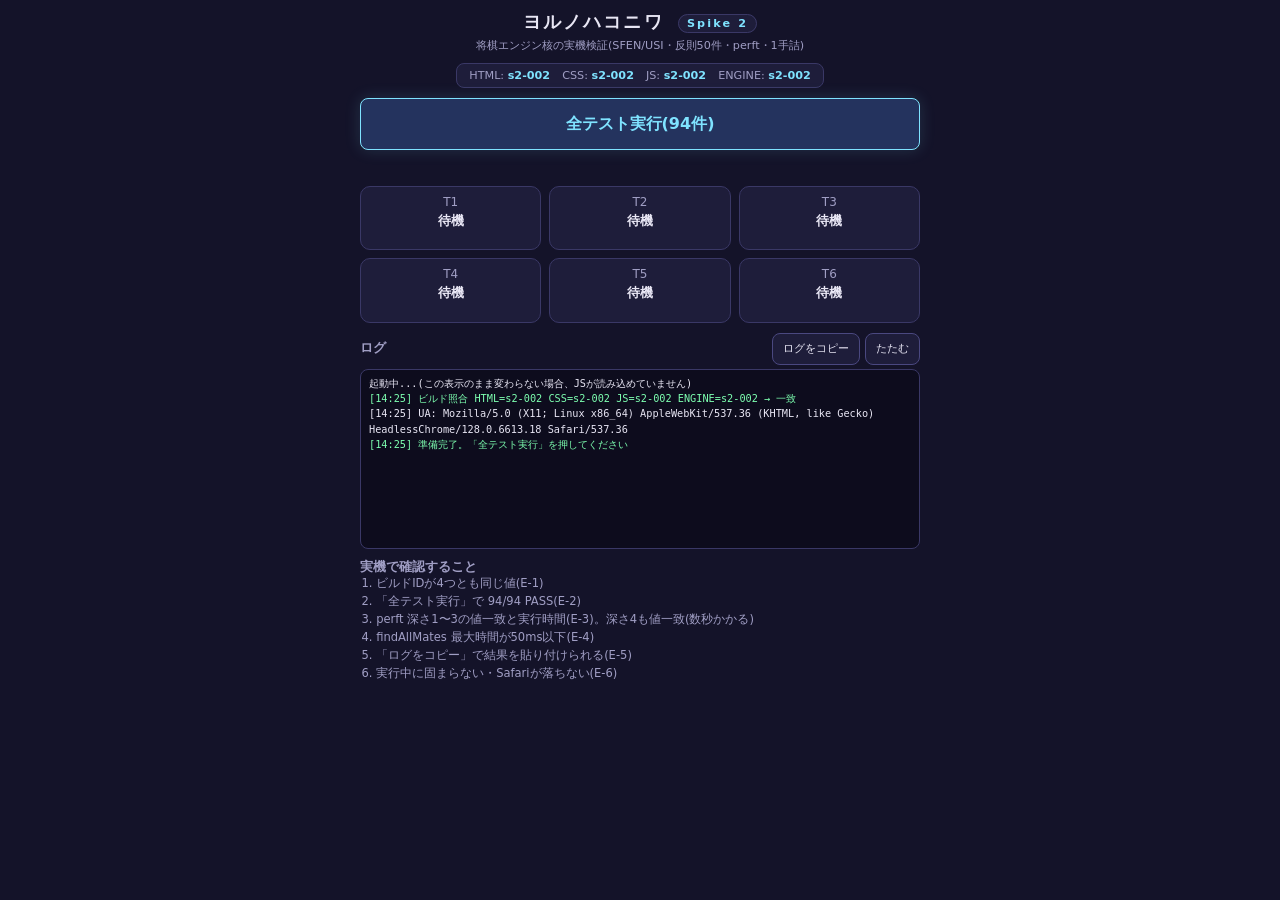
<file: index.html>
<!DOCTYPE html>
<html lang="ja">
<head>
<meta charset="UTF-8">
<meta name="viewport" content="width=device-width, initial-scale=1.0, maximum-scale=1.0, user-scalable=no, viewport-fit=cover">
<meta name="apple-mobile-web-app-capable" content="yes">
<meta name="apple-mobile-web-app-title" content="ヨルノハコニワ検証">
<meta name="apple-mobile-web-app-status-bar-style" content="black-translucent">
<meta name="format-detection" content="telephone=no">
<title>ヨルノハコニワ Spike 2 - エンジン実機検証</title>

<!-- キャッシュ対策: 全アセットに ?v=ビルドID。HTML/CSS/runner/engineの4箇所のIDを起動時に照合し、
     不一致なら赤色警告(Spike 1で実証済みの方式を継承)。デプロイ時はREADME記載の7箇所を更新 -->
<script>window.BUILD_HTML = 's2-002';</script>
<link rel="stylesheet" href="style.css?v=s2-002">
<script src="engine.js?v=s2-002" defer></script>
<script src="runner.js?v=s2-002" defer></script>
</head>
<body>

<header class="top">
  <h1>ヨルノハコニワ <span class="spike-tag">Spike 2</span></h1>
  <p class="sub">将棋エンジン核の実機検証(SFEN/USI・反則50件・perft・1手詰)</p>
</header>

<div id="cache-warning" class="cache-warning hidden">
  ⚠️ 古いファイルが混在しています(ビルドID不一致)。再読み込みしてください。
</div>

<div class="build-bar">
  <span>HTML: <b id="build-html">?</b></span>
  <span>CSS: <b id="build-css">?</b></span>
  <span>JS: <b id="build-js">?</b></span>
  <span>ENGINE: <b id="build-engine">?</b></span>
  <span id="css-build-probe" aria-hidden="true"></span>
</div>

<main>
  <button id="run-all" type="button" class="primary">全テスト実行(94件)</button>
  <div id="summary" class="summary"></div>

  <div id="suites" class="suites"></div>

  <section class="debug">
    <div class="debug-head">
      <h2>ログ</h2>
      <div>
        <button id="btn-copy-log" type="button">ログをコピー</button>
        <button id="btn-toggle-log" type="button">たたむ</button>
      </div>
    </div>
    <div id="log" class="log" aria-live="polite"><div>起動中...(この表示のまま変わらない場合、JSが読み込めていません)</div></div>
  </section>

  <section class="notes">
    <h2>実機で確認すること</h2>
    <ol>
      <li>ビルドIDが4つとも同じ値(E-1)</li>
      <li>「全テスト実行」で 94/94 PASS(E-2)</li>
      <li>perft 深さ1〜3の値一致と実行時間(E-3)。深さ4も値一致(数秒かかる)</li>
      <li>findAllMates 最大時間が50ms以下(E-4)</li>
      <li>「ログをコピー」で結果を貼り付けられる(E-5)</li>
      <li>実行中に固まらない・Safariが落ちない(E-6)</li>
    </ol>
  </section>
</main>

</body>
</html>
</file>
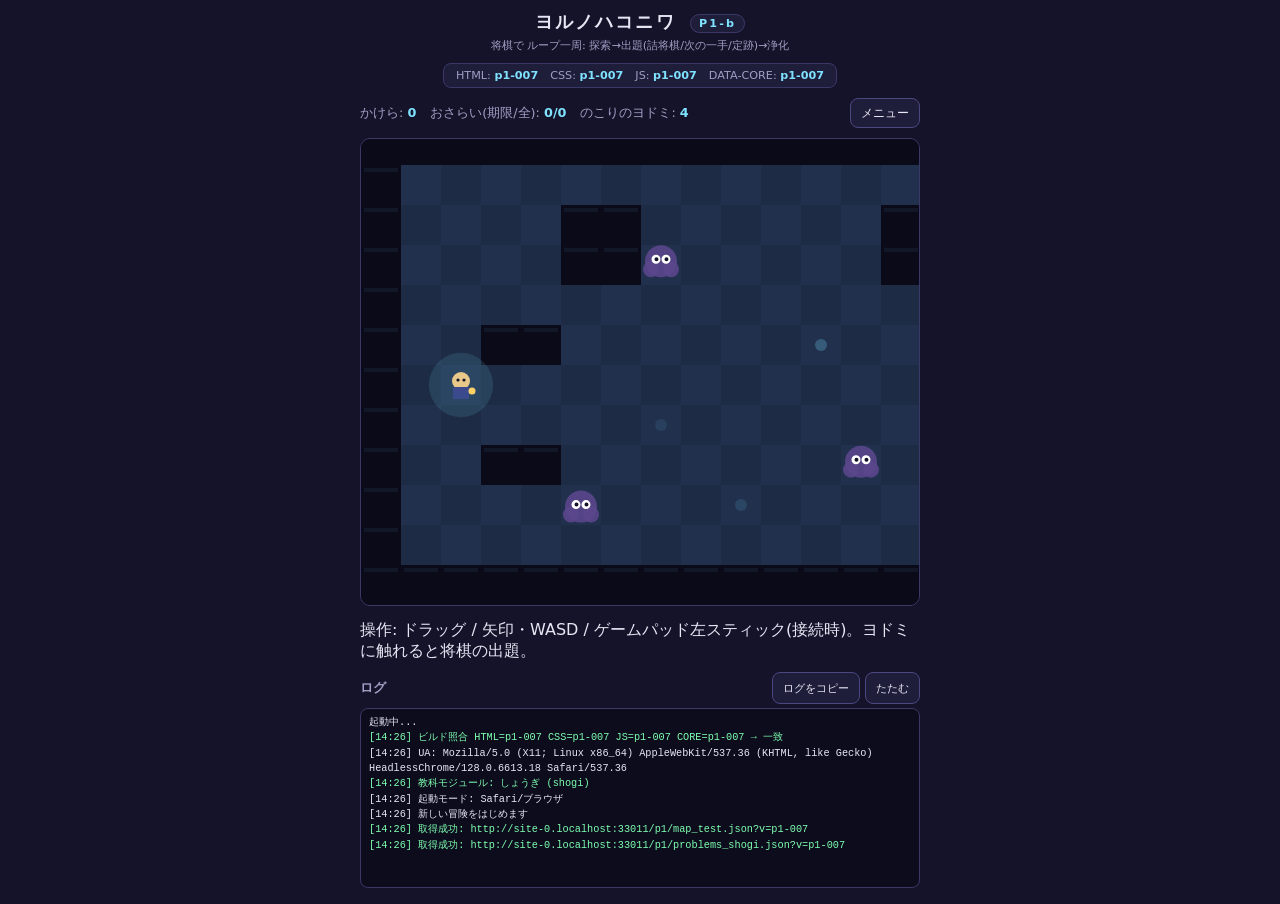
<file: p1/index.html>
<!DOCTYPE html>
<html lang="ja">
<head>
<meta charset="UTF-8">
<meta name="viewport" content="width=device-width, initial-scale=1.0, maximum-scale=1.0, user-scalable=no, viewport-fit=cover">
<meta name="apple-mobile-web-app-capable" content="yes">
<meta name="apple-mobile-web-app-title" content="ヨルノハコニワ">
<meta name="apple-mobile-web-app-status-bar-style" content="black-translucent">
<title>ヨルノハコニワ P1-b - 将棋モジュール接続</title>
<script>window.BUILD_HTML = 'p1-007'; window.SUBJECT_ID = 'shogi';</script>
<link rel="stylesheet" href="style.css?v=p1-007">
<script src="core_data.js?v=p1-007" defer></script>
<script src="input_audio.js?v=p1-007" defer></script>
<script src="world_encounter.js?v=p1-007" defer></script>
<script src="save_core.js?v=p1-007" defer></script>
<script src="engine.js?v=p1-007" defer></script>
<script src="widget.js?v=p1-007" defer></script>
<script src="subject.js?v=p1-007" defer></script>
<script src="boot.js?v=p1-007" defer></script>
</head>
<body>

<header class="top">
  <h1>ヨルノハコニワ <span class="spike-tag">P1-b</span></h1>
  <p class="sub">将棋で ループ一周: 探索→出題(詰将棋/次の一手/定跡)→浄化</p>
</header>

<div id="cache-warning" class="cache-warning hidden">⚠️ ビルドID不一致。再読み込みしてください。</div>
<div class="build-bar">
  <span>HTML: <b id="build-html">?</b></span>
  <span>CSS: <b id="build-css">?</b></span>
  <span>JS: <b id="build-js">?</b></span>
  <span>DATA-CORE: <b id="build-core">?</b></span>
  <span id="css-build-probe" aria-hidden="true"></span>
</div>

<main>
  <div class="hud">
    <span>かけら: <b id="hud-gold">0</b></span>
    <span>おさらい(期限/全): <b id="hud-review">0/0</b></span>
    <span>のこりのヨドミ: <b id="hud-left">-</b></span>
    <button id="btn-menu" type="button" class="mini">メニュー</button>
  </div>

  <div class="field-wrap">
    <canvas id="field" class="stage"></canvas>
    <div id="enc-overlay" class="enc-overlay hidden"></div>
    <div id="clear-banner" class="clear-banner hidden">✨ テストマップ クリア! ✨<br><span class="small">P1-a ループ一周(探索→出題→判定→報酬→復習→セーブ)完了</span></div>
  </div>
  <p class="hint">操作: ドラッグ / 矢印・WASD / ゲームパッド左スティック(接続時)。ヨドミに触れると将棋の出題。</p>

  <div id="menu-panel" class="panel hidden">
    <h2>セーブ(スキーマv1・CRC32つき)</h2>
    <div class="btn-row">
      <button id="btn-export" type="button">書き出し(コピー)</button>
      <button id="btn-reset" type="button">はじめから</button>
    </div>
    <textarea id="import-text" rows="3" placeholder="書き出したセーブを貼り付け"></textarea>
    <button id="btn-import" type="button">読み込み</button>
  </div>

  <section class="debug">
    <div class="debug-head">
      <h2>ログ</h2>
      <div>
        <button id="btn-copy-log" type="button">ログをコピー</button>
        <button id="btn-toggle-log" type="button">たたむ</button>
      </div>
    </div>
    <div id="log" class="log"><div>起動中...</div></div>
  </section>
</main>
</body>
</html>
</file>
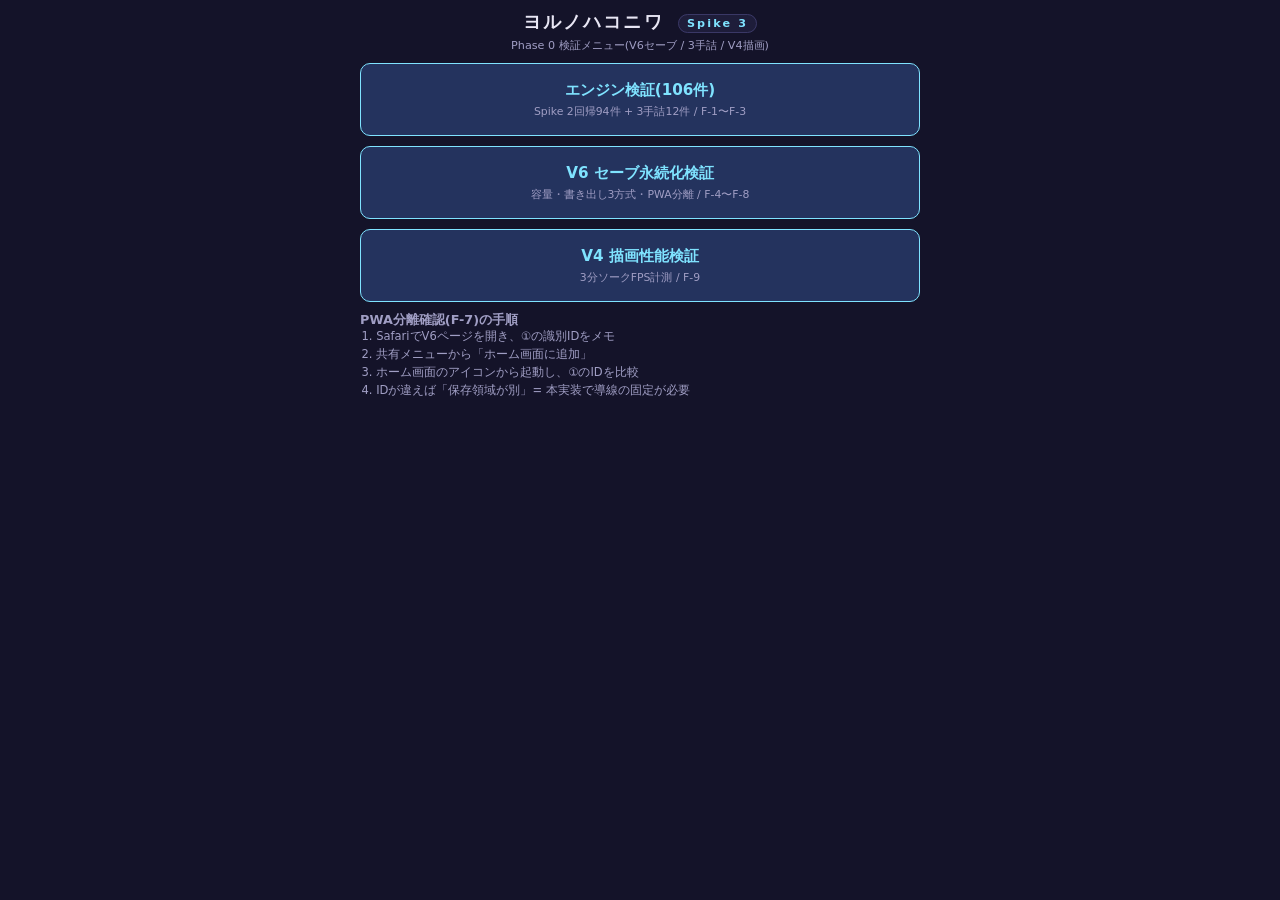
<file: spike3/index.html>
<!DOCTYPE html>
<html lang="ja">
<head>
<meta charset="UTF-8">
<meta name="viewport" content="width=device-width, initial-scale=1.0, maximum-scale=1.0, user-scalable=no, viewport-fit=cover">
<meta name="apple-mobile-web-app-capable" content="yes">
<meta name="apple-mobile-web-app-title" content="ヨルノハコニワ検証">
<meta name="apple-mobile-web-app-status-bar-style" content="black-translucent">
<title>ヨルノハコニワ Spike 3 - 検証メニュー</title>
<link rel="stylesheet" href="style.css?v=s3-002">
</head>
<body>
<header class="top">
  <h1>ヨルノハコニワ <span class="spike-tag">Spike 3</span></h1>
  <p class="sub">Phase 0 検証メニュー(V6セーブ / 3手詰 / V4描画)</p>
</header>
<main>
  <div class="menu-list">
    <a href="tsume.html">エンジン検証(106件)<div class="desc">Spike 2回帰94件 + 3手詰12件 / F-1〜F-3</div></a>
    <a href="save.html">V6 セーブ永続化検証<div class="desc">容量・書き出し3方式・PWA分離 / F-4〜F-8</div></a>
    <a href="perf.html">V4 描画性能検証<div class="desc">3分ソークFPS計測 / F-9</div></a>
  </div>
  <section class="notes">
    <h2>PWA分離確認(F-7)の手順</h2>
    <ol>
      <li>SafariでV6ページを開き、①の識別IDをメモ</li>
      <li>共有メニューから「ホーム画面に追加」</li>
      <li>ホーム画面のアイコンから起動し、①のIDを比較</li>
      <li>IDが違えば「保存領域が別」= 本実装で導線の固定が必要</li>
    </ol>
  </section>
</main>
</body>
</html>
</file>
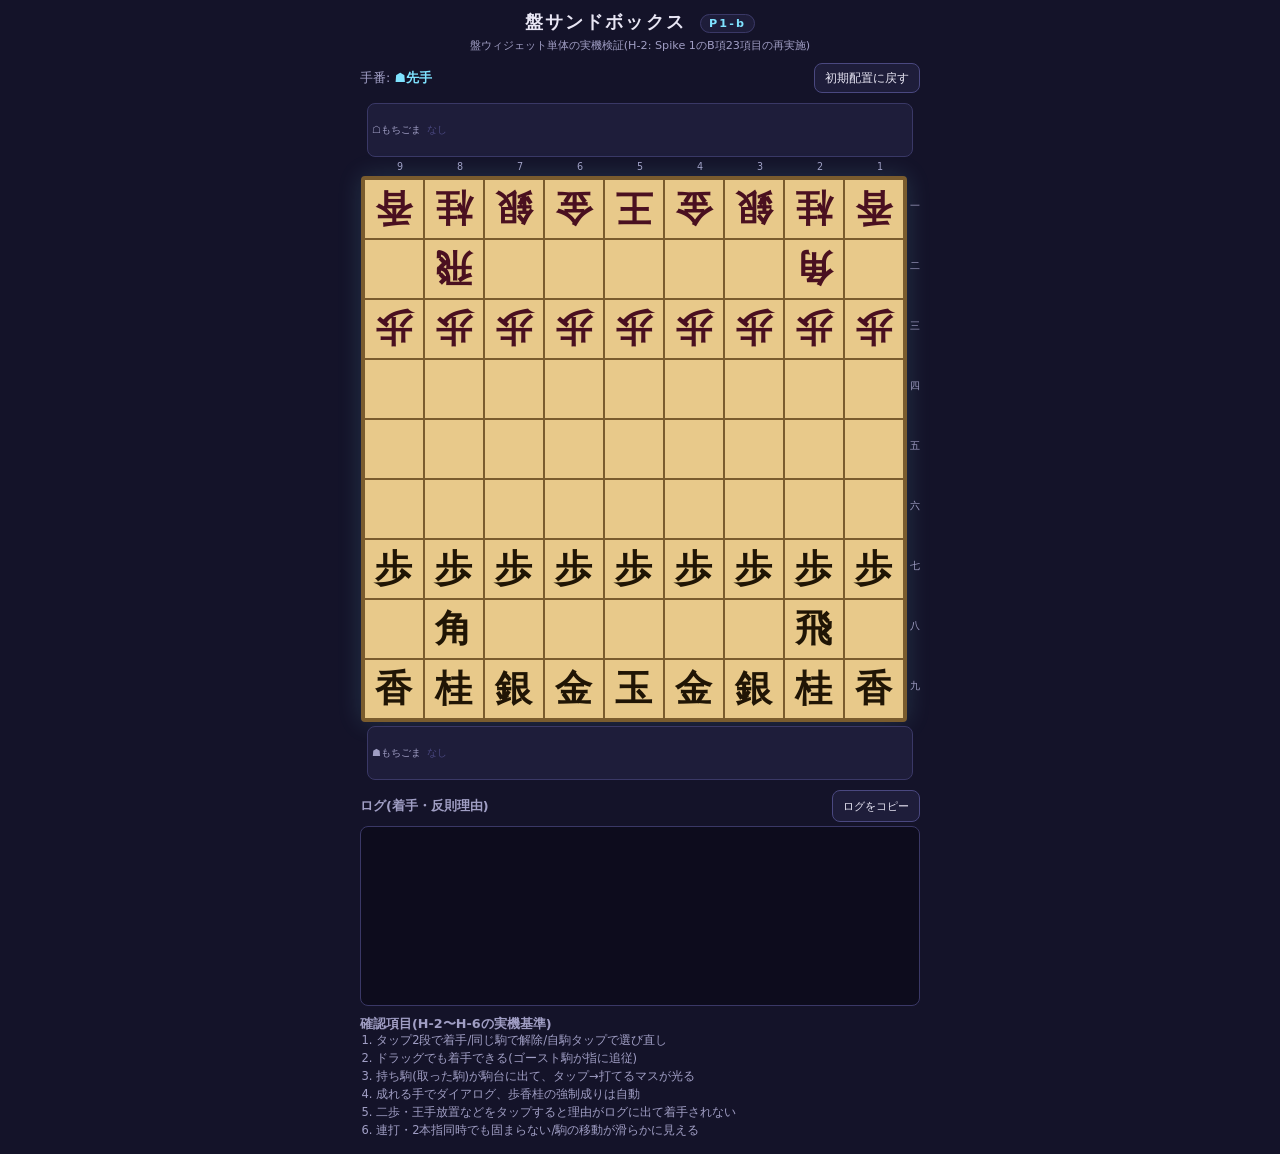
<file: p1/board_sandbox.html>
<!DOCTYPE html>
<html lang="ja">
<head>
<meta charset="UTF-8">
<meta name="viewport" content="width=device-width, initial-scale=1.0, maximum-scale=1.0, user-scalable=no, viewport-fit=cover">
<meta name="apple-mobile-web-app-capable" content="yes">
<meta name="apple-mobile-web-app-title" content="ヨルノハコニワ">
<title>ヨルノハコニワ P1-b - 盤サンドボックス</title>
<script>window.BUILD_HTML = 'p1-007';</script>
<link rel="stylesheet" href="style.css?v=p1-007">
<script src="engine.js?v=p1-007" defer></script>
<script src="widget.js?v=p1-007" defer></script>
<script src="sandbox.js?v=p1-007" defer></script>
</head>
<body>
<header class="top">
  <h1>盤サンドボックス <span class="spike-tag">P1-b</span></h1>
  <p class="sub">盤ウィジェット単体の実機検証(H-2: Spike 1のB項23項目の再実施)</p>
</header>
<main>
  <div class="hud">
    <span>手番: <b id="sb-turn">☗先手</b></span>
    <span id="sb-state"></span>
    <button id="sb-reset" type="button" class="mini">初期配置に戻す</button>
  </div>
  <div id="sb-board"></div>
  <section class="debug">
    <div class="debug-head">
      <h2>ログ(着手・反則理由)</h2>
      <div>
        <button id="btn-copy-log" type="button">ログをコピー</button>
      </div>
    </div>
    <div id="log" class="log"></div>
  </section>
  <section class="notes">
    <h2>確認項目(H-2〜H-6の実機基準)</h2>
    <ol>
      <li>タップ2段で着手/同じ駒で解除/自駒タップで選び直し</li>
      <li>ドラッグでも着手できる(ゴースト駒が指に追従)</li>
      <li>持ち駒(取った駒)が駒台に出て、タップ→打てるマスが光る</li>
      <li>成れる手でダイアログ、歩香桂の強制成りは自動</li>
      <li>二歩・王手放置などをタップすると理由がログに出て着手されない</li>
      <li>連打・2本指同時でも固まらない/駒の移動が滑らかに見える</li>
    </ol>
  </section>
</main>
</body>
</html>
</file>
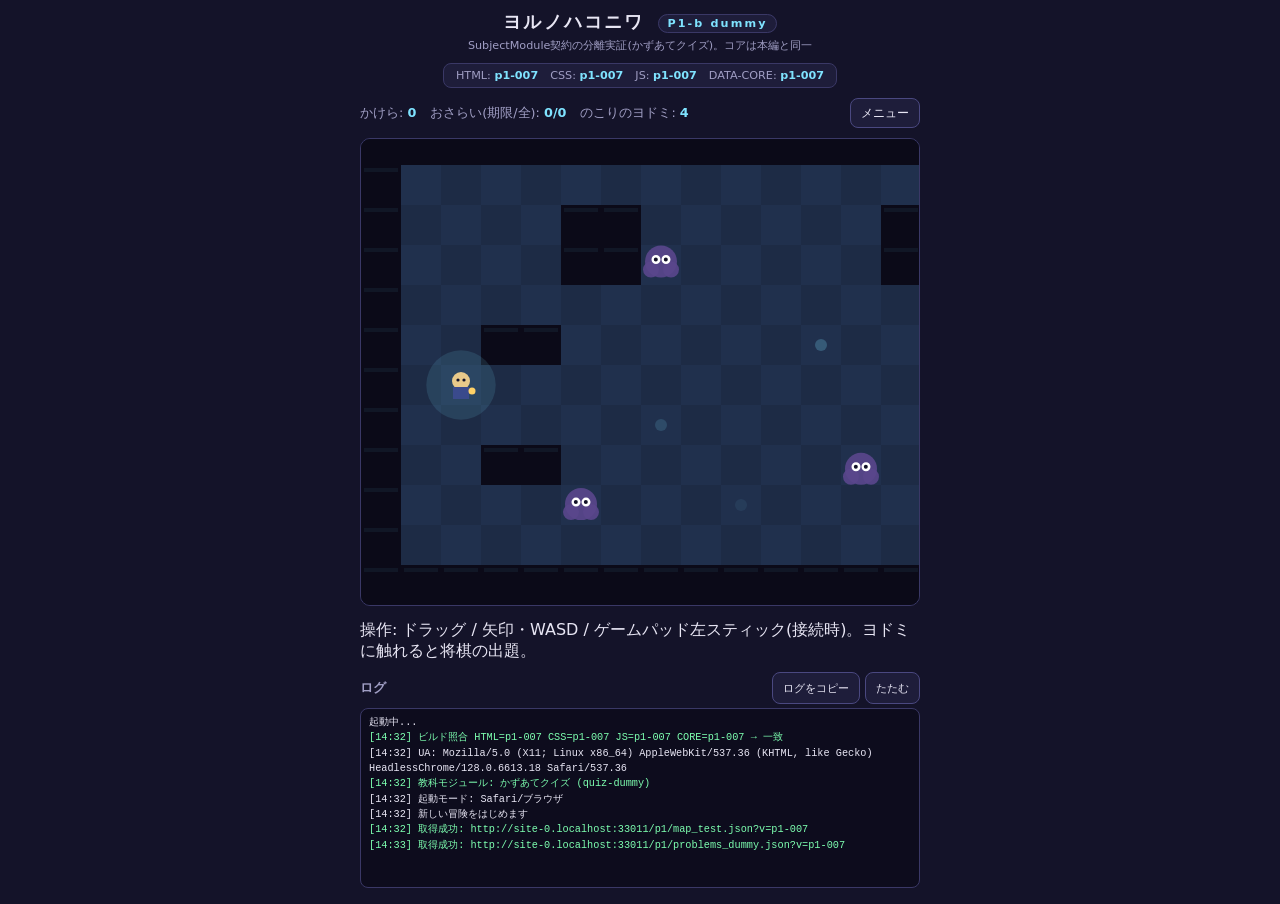
<file: p1/dummy.html>
<!DOCTYPE html>
<html lang="ja">
<head>
<meta charset="UTF-8">
<meta name="viewport" content="width=device-width, initial-scale=1.0, maximum-scale=1.0, user-scalable=no, viewport-fit=cover">
<meta name="apple-mobile-web-app-capable" content="yes">
<meta name="apple-mobile-web-app-title" content="ヨルノハコニワ">
<meta name="apple-mobile-web-app-status-bar-style" content="black-translucent">
<title>ヨルノハコニワ P1-b - ダミー教科(契約回帰用)</title>
<script>window.BUILD_HTML = 'p1-007'; window.SUBJECT_ID = 'quiz-dummy';</script>
<link rel="stylesheet" href="style.css?v=p1-007">
<script src="core_data.js?v=p1-007" defer></script>
<script src="input_audio.js?v=p1-007" defer></script>
<script src="world_encounter.js?v=p1-007" defer></script>
<script src="save_core.js?v=p1-007" defer></script>
<script src="engine.js?v=p1-007" defer></script>
<script src="widget.js?v=p1-007" defer></script>
<script src="subject.js?v=p1-007" defer></script>
<script src="boot.js?v=p1-007" defer></script>
</head>
<body>

<header class="top">
  <h1>ヨルノハコニワ <span class="spike-tag">P1-b dummy</span></h1>
  <p class="sub">SubjectModule契約の分離実証(かずあてクイズ)。コアは本編と同一</p>
</header>

<div id="cache-warning" class="cache-warning hidden">⚠️ ビルドID不一致。再読み込みしてください。</div>
<div class="build-bar">
  <span>HTML: <b id="build-html">?</b></span>
  <span>CSS: <b id="build-css">?</b></span>
  <span>JS: <b id="build-js">?</b></span>
  <span>DATA-CORE: <b id="build-core">?</b></span>
  <span id="css-build-probe" aria-hidden="true"></span>
</div>

<main>
  <div class="hud">
    <span>かけら: <b id="hud-gold">0</b></span>
    <span>おさらい(期限/全): <b id="hud-review">0/0</b></span>
    <span>のこりのヨドミ: <b id="hud-left">-</b></span>
    <button id="btn-menu" type="button" class="mini">メニュー</button>
  </div>

  <div class="field-wrap">
    <canvas id="field" class="stage"></canvas>
    <div id="enc-overlay" class="enc-overlay hidden"></div>
    <div id="clear-banner" class="clear-banner hidden">✨ テストマップ クリア! ✨<br><span class="small">P1-a ループ一周(探索→出題→判定→報酬→復習→セーブ)完了</span></div>
  </div>
  <p class="hint">操作: ドラッグ / 矢印・WASD / ゲームパッド左スティック(接続時)。ヨドミに触れると将棋の出題。</p>

  <div id="menu-panel" class="panel hidden">
    <h2>セーブ(スキーマv1・CRC32つき)</h2>
    <div class="btn-row">
      <button id="btn-export" type="button">書き出し(コピー)</button>
      <button id="btn-reset" type="button">はじめから</button>
    </div>
    <textarea id="import-text" rows="3" placeholder="書き出したセーブを貼り付け"></textarea>
    <button id="btn-import" type="button">読み込み</button>
  </div>

  <section class="debug">
    <div class="debug-head">
      <h2>ログ</h2>
      <div>
        <button id="btn-copy-log" type="button">ログをコピー</button>
        <button id="btn-toggle-log" type="button">たたむ</button>
      </div>
    </div>
    <div id="log" class="log"><div>起動中...</div></div>
  </section>
</main>
</body>
</html>
</file>
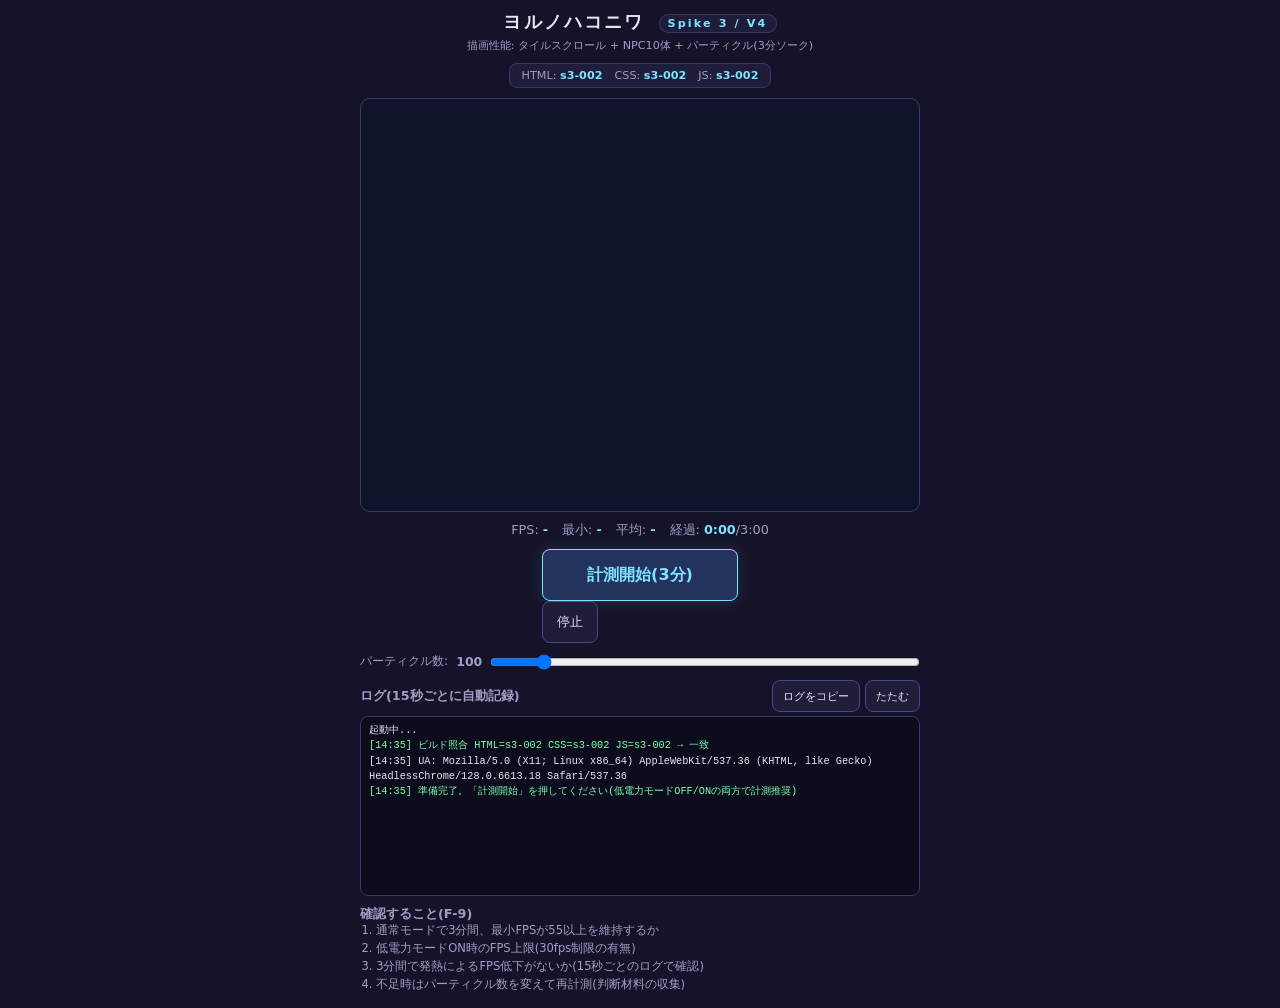
<file: spike3/perf.html>
<!DOCTYPE html>
<html lang="ja">
<head>
<meta charset="UTF-8">
<meta name="viewport" content="width=device-width, initial-scale=1.0, maximum-scale=1.0, user-scalable=no, viewport-fit=cover">
<meta name="apple-mobile-web-app-capable" content="yes">
<meta name="apple-mobile-web-app-title" content="ヨルノハコニワ検証">
<meta name="apple-mobile-web-app-status-bar-style" content="black-translucent">
<title>ヨルノハコニワ Spike 3 - V4 描画性能検証</title>
<script>window.BUILD_HTML = 's3-002';</script>
<link rel="stylesheet" href="style.css?v=s3-002">
<script src="perf.js?v=s3-002" defer></script>
</head>
<body>

<header class="top">
  <h1>ヨルノハコニワ <span class="spike-tag">Spike 3 / V4</span></h1>
  <p class="sub">描画性能: タイルスクロール + NPC10体 + パーティクル(3分ソーク)</p>
</header>

<div id="cache-warning" class="cache-warning hidden">⚠️ ビルドID不一致。再読み込みしてください。</div>
<div class="build-bar">
  <span>HTML: <b id="build-html">?</b></span>
  <span>CSS: <b id="build-css">?</b></span>
  <span>JS: <b id="build-js">?</b></span>
  <span id="css-build-probe" aria-hidden="true"></span>
</div>

<main>
  <canvas id="stage" class="stage"></canvas>

  <div class="hud">
    <span>FPS: <b id="fps-now">-</b></span>
    <span>最小: <b id="fps-min">-</b></span>
    <span>平均: <b id="fps-avg">-</b></span>
    <span>経過: <b id="elapsed">0:00</b>/3:00</span>
  </div>

  <div class="btn-row">
    <button id="btn-start" type="button" class="primary" style="min-width:60%">計測開始(3分)</button>
    <button id="btn-stop" type="button">停止</button>
  </div>
  <label class="slider-row">パーティクル数: <b id="pcount-label">100</b>
    <input type="range" id="pcount" min="50" max="500" step="50" value="100">
  </label>

  <section class="debug">
    <div class="debug-head">
      <h2>ログ(15秒ごとに自動記録)</h2>
      <div>
        <button id="btn-copy-log" type="button">ログをコピー</button>
        <button id="btn-toggle-log" type="button">たたむ</button>
      </div>
    </div>
    <div id="log" class="log"><div>起動中...</div></div>
  </section>

  <section class="notes">
    <h2>確認すること(F-9)</h2>
    <ol>
      <li>通常モードで3分間、最小FPSが55以上を維持するか</li>
      <li>低電力モードON時のFPS上限(30fps制限の有無)</li>
      <li>3分間で発熱によるFPS低下がないか(15秒ごとのログで確認)</li>
      <li>不足時はパーティクル数を変えて再計測(判断材料の収集)</li>
    </ol>
  </section>
</main>
</body>
</html>
</file>
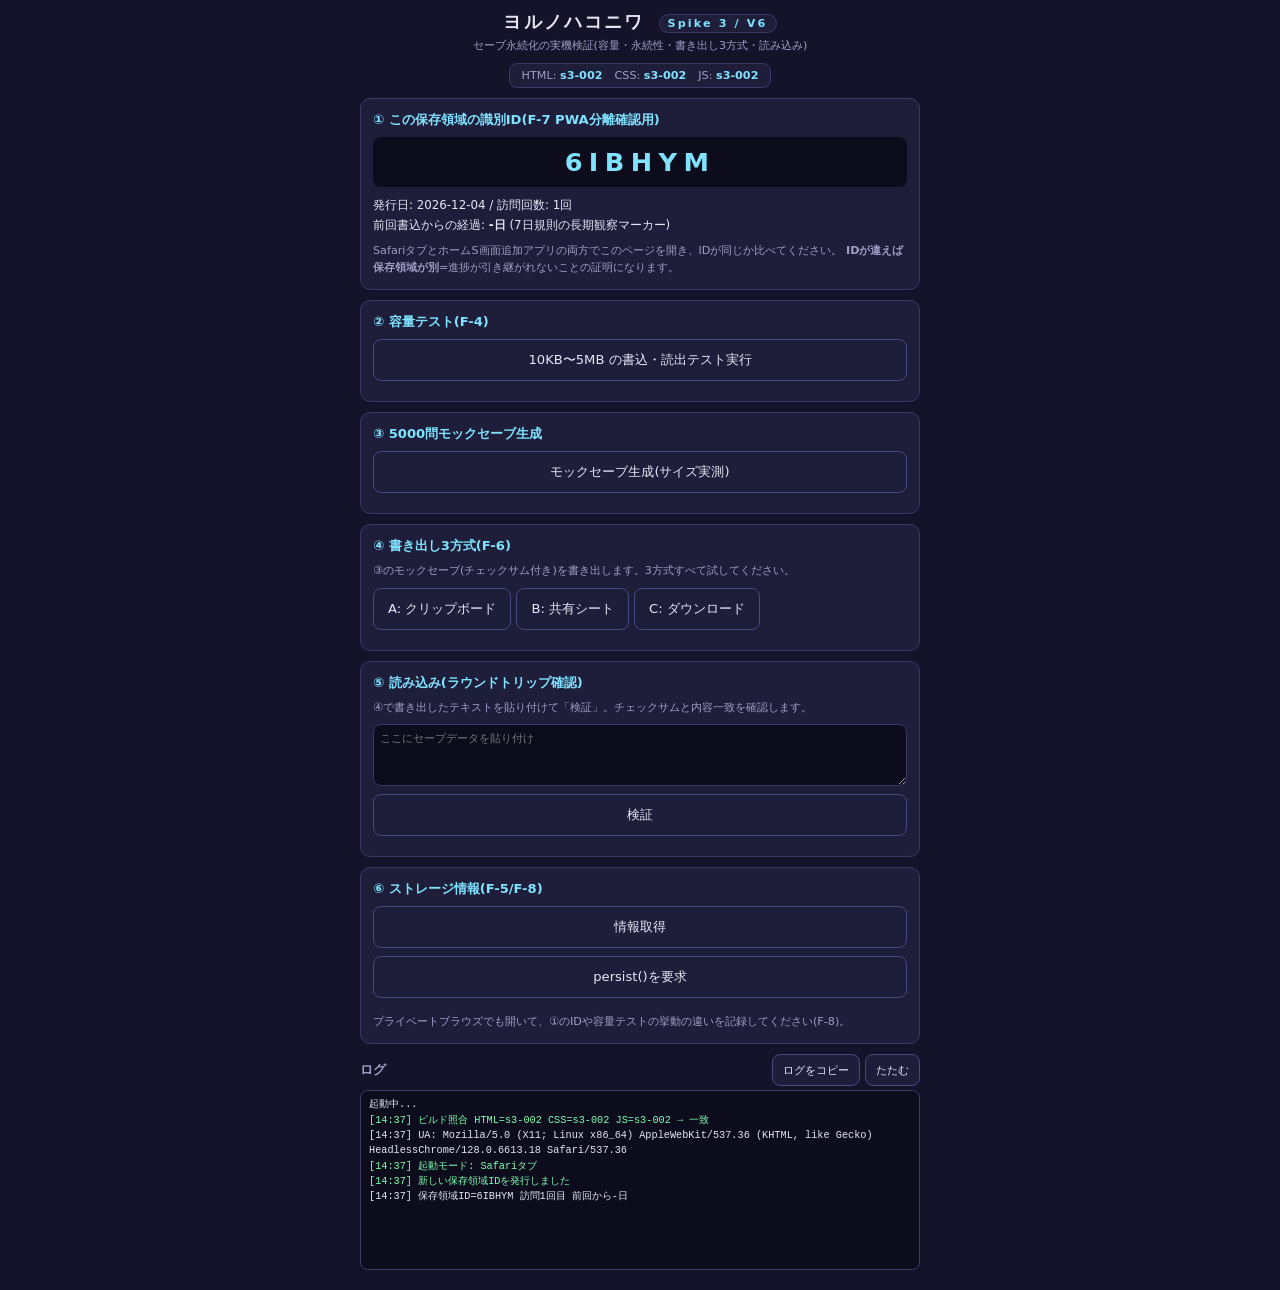
<file: spike3/save.html>
<!DOCTYPE html>
<html lang="ja">
<head>
<meta charset="UTF-8">
<meta name="viewport" content="width=device-width, initial-scale=1.0, maximum-scale=1.0, user-scalable=no, viewport-fit=cover">
<meta name="apple-mobile-web-app-capable" content="yes">
<meta name="apple-mobile-web-app-title" content="ヨルノハコニワ検証">
<meta name="apple-mobile-web-app-status-bar-style" content="black-translucent">
<title>ヨルノハコニワ Spike 3 - V6 セーブ永続化検証</title>
<script>window.BUILD_HTML = 's3-002';</script>
<link rel="stylesheet" href="style.css?v=s3-002">
<script src="save.js?v=s3-002" defer></script>
</head>
<body>

<header class="top">
  <h1>ヨルノハコニワ <span class="spike-tag">Spike 3 / V6</span></h1>
  <p class="sub">セーブ永続化の実機検証(容量・永続性・書き出し3方式・読み込み)</p>
</header>

<div id="cache-warning" class="cache-warning hidden">⚠️ ビルドID不一致。再読み込みしてください。</div>
<div class="build-bar">
  <span>HTML: <b id="build-html">?</b></span>
  <span>CSS: <b id="build-css">?</b></span>
  <span>JS: <b id="build-js">?</b></span>
  <span id="css-build-probe" aria-hidden="true"></span>
</div>

<main>
  <section class="panel">
    <h2>① この保存領域の識別ID(F-7 PWA分離確認用)</h2>
    <div class="big-id" id="identity">読込中…</div>
    <div class="kv" id="identity-meta"></div>
    <p class="hint">SafariタブとホームS画面追加アプリの両方でこのページを開き、IDが同じか比べてください。
    <b>IDが違えば保存領域が別</b>=進捗が引き継がれないことの証明になります。</p>
  </section>

  <section class="panel">
    <h2>② 容量テスト(F-4)</h2>
    <button id="btn-capacity" type="button">10KB〜5MB の書込・読出テスト実行</button>
    <div class="kv" id="capacity-result"></div>
  </section>

  <section class="panel">
    <h2>③ 5000問モックセーブ生成</h2>
    <button id="btn-mock" type="button">モックセーブ生成(サイズ実測)</button>
    <div class="kv" id="mock-result"></div>
  </section>

  <section class="panel">
    <h2>④ 書き出し3方式(F-6)</h2>
    <p class="hint">③のモックセーブ(チェックサム付き)を書き出します。3方式すべて試してください。</p>
    <div class="btn-row">
      <button id="btn-export-copy" type="button">A: クリップボード</button>
      <button id="btn-export-share" type="button">B: 共有シート</button>
      <button id="btn-export-download" type="button">C: ダウンロード</button>
    </div>
    <div class="kv" id="export-result"></div>
  </section>

  <section class="panel">
    <h2>⑤ 読み込み(ラウンドトリップ確認)</h2>
    <p class="hint">④で書き出したテキストを貼り付けて「検証」。チェックサムと内容一致を確認します。</p>
    <textarea id="import-text" rows="4" placeholder="ここにセーブデータを貼り付け"></textarea>
    <button id="btn-import" type="button">検証</button>
    <div class="kv" id="import-result"></div>
  </section>

  <section class="panel">
    <h2>⑥ ストレージ情報(F-5/F-8)</h2>
    <button id="btn-storage-info" type="button">情報取得</button>
    <button id="btn-persist" type="button">persist()を要求</button>
    <div class="kv" id="storage-result"></div>
    <p class="hint">プライベートブラウズでも開いて、①のIDや容量テストの挙動の違いを記録してください(F-8)。</p>
  </section>

  <section class="debug">
    <div class="debug-head">
      <h2>ログ</h2>
      <div>
        <button id="btn-copy-log" type="button">ログをコピー</button>
        <button id="btn-toggle-log" type="button">たたむ</button>
      </div>
    </div>
    <div id="log" class="log"><div>起動中...</div></div>
  </section>
</main>
</body>
</html>
</file>
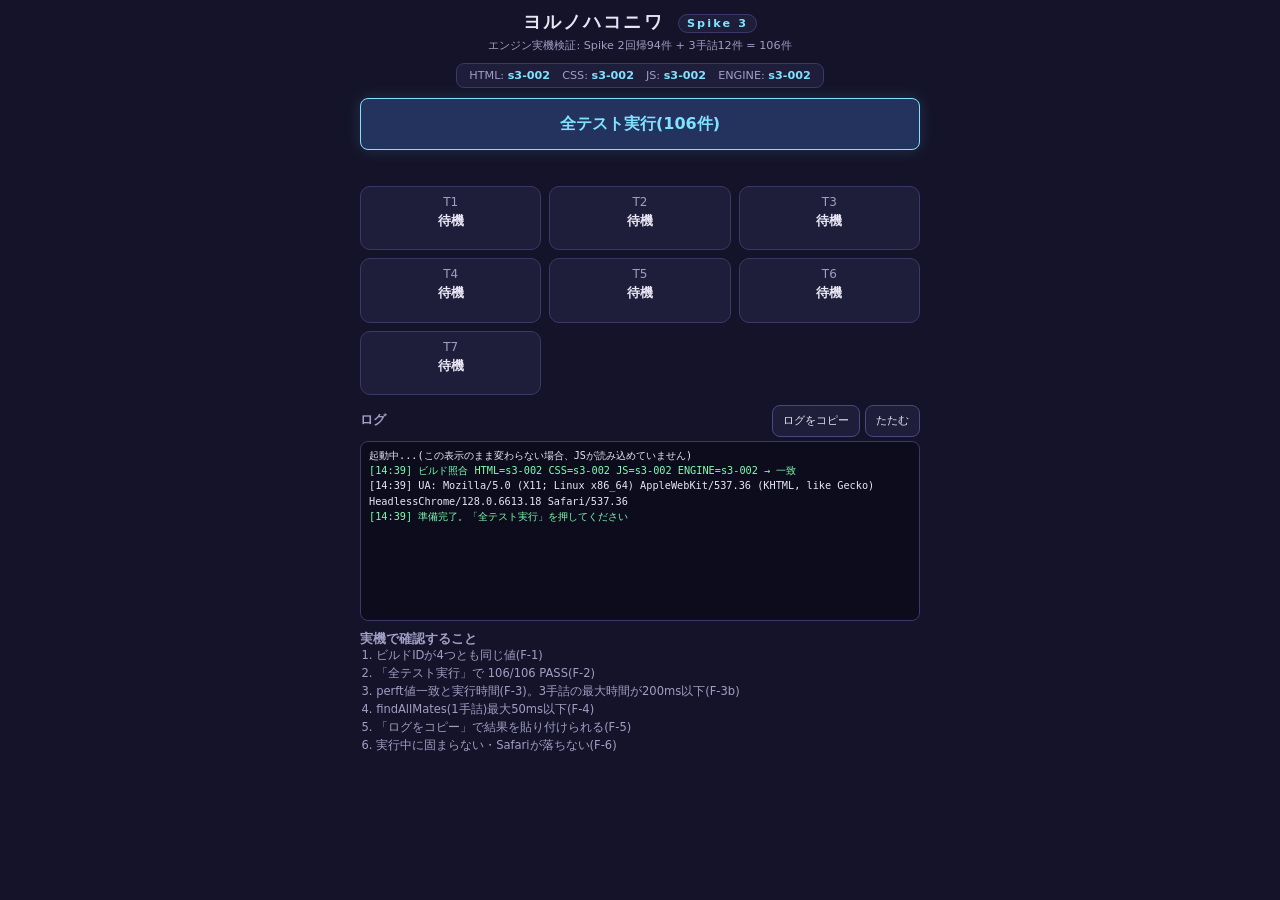
<file: spike3/tsume.html>
<!DOCTYPE html>
<html lang="ja">
<head>
<meta charset="UTF-8">
<meta name="viewport" content="width=device-width, initial-scale=1.0, maximum-scale=1.0, user-scalable=no, viewport-fit=cover">
<meta name="apple-mobile-web-app-capable" content="yes">
<meta name="apple-mobile-web-app-title" content="ヨルノハコニワ検証">
<meta name="apple-mobile-web-app-status-bar-style" content="black-translucent">
<meta name="format-detection" content="telephone=no">
<title>ヨルノハコニワ Spike 3 - エンジン実機検証(106件)</title>

<!-- キャッシュ対策: 全アセットに ?v=ビルドID。HTML/CSS/runner/engineの4箇所のIDを起動時に照合し、
     不一致なら赤色警告(Spike 1で実証済みの方式を継承)。デプロイ時はREADME記載の7箇所を更新 -->
<script>window.BUILD_HTML = 's3-002';</script>
<link rel="stylesheet" href="style.css?v=s3-002">
<script src="engine.js?v=s3-002" defer></script>
<script src="runner.js?v=s3-002" defer></script>
</head>
<body>

<header class="top">
  <h1>ヨルノハコニワ <span class="spike-tag">Spike 3</span></h1>
  <p class="sub">エンジン実機検証: Spike 2回帰94件 + 3手詰12件 = 106件</p>
</header>

<div id="cache-warning" class="cache-warning hidden">
  ⚠️ 古いファイルが混在しています(ビルドID不一致)。再読み込みしてください。
</div>

<div class="build-bar">
  <span>HTML: <b id="build-html">?</b></span>
  <span>CSS: <b id="build-css">?</b></span>
  <span>JS: <b id="build-js">?</b></span>
  <span>ENGINE: <b id="build-engine">?</b></span>
  <span id="css-build-probe" aria-hidden="true"></span>
</div>

<main>
  <button id="run-all" type="button" class="primary">全テスト実行(106件)</button>
  <div id="summary" class="summary"></div>

  <div id="suites" class="suites"></div>

  <section class="debug">
    <div class="debug-head">
      <h2>ログ</h2>
      <div>
        <button id="btn-copy-log" type="button">ログをコピー</button>
        <button id="btn-toggle-log" type="button">たたむ</button>
      </div>
    </div>
    <div id="log" class="log" aria-live="polite"><div>起動中...(この表示のまま変わらない場合、JSが読み込めていません)</div></div>
  </section>

  <section class="notes">
    <h2>実機で確認すること</h2>
    <ol>
      <li>ビルドIDが4つとも同じ値(F-1)</li>
      <li>「全テスト実行」で 106/106 PASS(F-2)</li>
      <li>perft値一致と実行時間(F-3)。3手詰の最大時間が200ms以下(F-3b)</li>
      <li>findAllMates(1手詰)最大50ms以下(F-4)</li>
      <li>「ログをコピー」で結果を貼り付けられる(F-5)</li>
      <li>実行中に固まらない・Safariが落ちない(F-6)</li>
    </ol>
  </section>
</main>

</body>
</html>
</file>
<file: style.css>
/* ヨルノハコニワ Spike 2 スタイル(Spike 1の夜テーマを継承した検証UI) */

/* CSSビルドID: デプロイ時に必ず更新(README記載の7箇所と揃える) */
#css-build-probe::after { content: 's2-002'; }
#css-build-probe { position: absolute; visibility: hidden; }

:root {
  --night: #141329;
  --night-soft: #1e1d3a;
  --ink: #e8e6f4;
  --ink-dim: #a09ec4;
  --glow: #7fe3ff;
  --good: #7dffb0;
  --warn: #ff5d73;
}

* { box-sizing: border-box; margin: 0; padding: 0; }

html, body {
  background: var(--night);
  color: var(--ink);
  font-family: "Hiragino Kaku Gothic ProN", "Hiragino Sans", "Yu Gothic", system-ui, sans-serif;
  -webkit-tap-highlight-color: transparent;
  -webkit-touch-callout: none;
  touch-action: manipulation;
}

body {
  min-height: 100dvh;
  padding: max(10px, env(safe-area-inset-top)) max(12px, env(safe-area-inset-right))
           max(16px, env(safe-area-inset-bottom)) max(12px, env(safe-area-inset-left));
  display: flex; flex-direction: column; align-items: center; gap: 10px;
}

.top { text-align: center; }
.top h1 { font-size: 1.1rem; letter-spacing: 0.12em; }
.spike-tag {
  font-size: 0.7rem; vertical-align: middle;
  background: var(--night-soft); border: 1px solid #3a3866;
  border-radius: 999px; padding: 2px 8px; margin-left: 6px; color: var(--glow);
}
.sub { font-size: 0.7rem; color: var(--ink-dim); margin-top: 4px; }

.build-bar {
  display: flex; flex-wrap: wrap; gap: 8px 12px; justify-content: center;
  font-size: 0.7rem; color: var(--ink-dim);
  background: var(--night-soft); border: 1px solid #3a3866;
  border-radius: 8px; padding: 5px 12px;
}
.build-bar b { color: var(--glow); font-weight: 600; }
.cache-warning {
  background: var(--warn); color: #fff; font-size: 0.8rem; font-weight: 700;
  border-radius: 8px; padding: 8px 12px; text-align: center;
}
.hidden { display: none; }

main { display: flex; flex-direction: column; align-items: center; gap: 10px; width: 100%; max-width: 560px; }

button {
  font-size: 0.82rem; font-family: inherit;
  background: var(--night-soft); color: var(--ink);
  border: 1px solid #4a4880; border-radius: 8px;
  padding: 8px 14px; min-height: 42px;
  touch-action: manipulation;
}
button:active { background: #34325e; }
button:disabled { opacity: 0.6; }
button.primary {
  width: 100%; font-size: 1rem; font-weight: 700; min-height: 52px;
  background: #24335e; border-color: var(--glow); color: var(--glow);
  box-shadow: 0 0 16px rgba(127, 227, 255, 0.15);
}

.summary { min-height: 1.2em; font-size: 0.85rem; font-weight: 700; }
.summary.pass { color: var(--good); }
.summary.fail { color: var(--warn); }

.suites { display: grid; grid-template-columns: repeat(3, 1fr); gap: 8px; width: 100%; }
.card {
  background: var(--night-soft); border: 1px solid #3a3866; border-radius: 10px;
  padding: 8px; text-align: center;
}
.card-name { font-size: 0.75rem; color: var(--ink-dim); }
.card-status { font-size: 0.8rem; font-weight: 700; margin-top: 4px; min-height: 2.2em; }
.card.running { border-color: var(--glow); }
.card.pass { border-color: var(--good); }
.card.pass .card-status { color: var(--good); }
.card.fail { border-color: var(--warn); }
.card.fail .card-status { color: var(--warn); }

.debug { width: 100%; }
.debug-head { display: flex; justify-content: space-between; align-items: center; margin-bottom: 4px; }
.debug-head h2, .notes h2 { font-size: 0.8rem; color: var(--ink-dim); }
.debug-head button { min-height: 32px; padding: 4px 10px; font-size: 0.7rem; }
.log {
  background: #0d0c1d; border: 1px solid #3a3866; border-radius: 8px;
  font-family: ui-monospace, Menlo, monospace;
  font-size: 0.64rem; line-height: 1.5;
  height: 180px; overflow-y: auto; padding: 6px 8px;
  -webkit-user-select: text; user-select: text;
  overscroll-behavior: contain;
}
.log.collapsed { display: none; }
.log .warn { color: var(--warn); }
.log .ok { color: var(--good); }

.notes { width: 100%; font-size: 0.72rem; color: var(--ink-dim); }
.notes ol { padding-left: 1.4em; display: grid; gap: 3px; }
</file>
<file: p1/style.css>
/* ヨルノハコニワ Spike 2 スタイル(Spike 1の夜テーマを継承した検証UI) */

/* CSSビルドID: デプロイ時に必ず更新(README記載の7箇所と揃える) */
#css-build-probe::after { content: 'p1-007'; }
#css-build-probe { position: absolute; visibility: hidden; }

:root {
  --night: #141329;
  --night-soft: #1e1d3a;
  --ink: #e8e6f4;
  --ink-dim: #a09ec4;
  --glow: #7fe3ff;
  --good: #7dffb0;
  --warn: #ff5d73;
}

* { box-sizing: border-box; margin: 0; padding: 0; }

html, body {
  background: var(--night);
  color: var(--ink);
  font-family: "Hiragino Kaku Gothic ProN", "Hiragino Sans", "Yu Gothic", system-ui, sans-serif;
  -webkit-tap-highlight-color: transparent;
  -webkit-touch-callout: none;
  touch-action: manipulation;
}

body {
  min-height: 100dvh;
  padding: max(10px, env(safe-area-inset-top)) max(12px, env(safe-area-inset-right))
           max(16px, env(safe-area-inset-bottom)) max(12px, env(safe-area-inset-left));
  display: flex; flex-direction: column; align-items: center; gap: 10px;
}

.top { text-align: center; }
.top h1 { font-size: 1.1rem; letter-spacing: 0.12em; }
.spike-tag {
  font-size: 0.7rem; vertical-align: middle;
  background: var(--night-soft); border: 1px solid #3a3866;
  border-radius: 999px; padding: 2px 8px; margin-left: 6px; color: var(--glow);
}
.sub { font-size: 0.7rem; color: var(--ink-dim); margin-top: 4px; }

.build-bar {
  display: flex; flex-wrap: wrap; gap: 8px 12px; justify-content: center;
  font-size: 0.7rem; color: var(--ink-dim);
  background: var(--night-soft); border: 1px solid #3a3866;
  border-radius: 8px; padding: 5px 12px;
}
.build-bar b { color: var(--glow); font-weight: 600; }
.cache-warning {
  background: var(--warn); color: #fff; font-size: 0.8rem; font-weight: 700;
  border-radius: 8px; padding: 8px 12px; text-align: center;
}
.hidden { display: none !important; }  /* 後続の display:flex 宣言(.sw-promo等)に負けないユーティリティ */

main { display: flex; flex-direction: column; align-items: center; gap: 10px; width: 100%; max-width: 560px; }

button {
  font-size: 0.82rem; font-family: inherit;
  background: var(--night-soft); color: var(--ink);
  border: 1px solid #4a4880; border-radius: 8px;
  padding: 8px 14px; min-height: 42px;
  touch-action: manipulation;
}
button:active { background: #34325e; }
button:disabled { opacity: 0.6; }
button.primary {
  width: 100%; font-size: 1rem; font-weight: 700; min-height: 52px;
  background: #24335e; border-color: var(--glow); color: var(--glow);
  box-shadow: 0 0 16px rgba(127, 227, 255, 0.15);
}

.summary { min-height: 1.2em; font-size: 0.85rem; font-weight: 700; }
.summary.pass { color: var(--good); }
.summary.fail { color: var(--warn); }

.suites { display: grid; grid-template-columns: repeat(3, 1fr); gap: 8px; width: 100%; }
.card {
  background: var(--night-soft); border: 1px solid #3a3866; border-radius: 10px;
  padding: 8px; text-align: center;
}
.card-name { font-size: 0.75rem; color: var(--ink-dim); }
.card-status { font-size: 0.8rem; font-weight: 700; margin-top: 4px; min-height: 2.2em; }
.card.running { border-color: var(--glow); }
.card.pass { border-color: var(--good); }
.card.pass .card-status { color: var(--good); }
.card.fail { border-color: var(--warn); }
.card.fail .card-status { color: var(--warn); }

.debug { width: 100%; }
.debug-head { display: flex; justify-content: space-between; align-items: center; margin-bottom: 4px; }
.debug-head h2, .notes h2 { font-size: 0.8rem; color: var(--ink-dim); }
.debug-head button { min-height: 32px; padding: 4px 10px; font-size: 0.7rem; }
.log {
  background: #0d0c1d; border: 1px solid #3a3866; border-radius: 8px;
  font-family: ui-monospace, Menlo, monospace;
  font-size: 0.64rem; line-height: 1.5;
  height: 180px; overflow-y: auto; padding: 6px 8px;
  -webkit-user-select: text; user-select: text;
  overscroll-behavior: contain;
}
.log.collapsed { display: none; }
.log .warn { color: var(--warn); }
.log .ok { color: var(--good); }

.notes { width: 100%; font-size: 0.72rem; color: var(--ink-dim); }
.notes ol { padding-left: 1.4em; display: grid; gap: 3px; }

/* ---- Spike 3 追加スタイル ---- */
.panel {
  width: 100%; background: var(--night-soft); border: 1px solid #3a3866;
  border-radius: 10px; padding: 12px; display: flex; flex-direction: column; gap: 8px;
}
.panel h2 { font-size: 0.82rem; color: var(--glow); }
.panel .hint { font-size: 0.7rem; color: var(--ink-dim); line-height: 1.5; }
.kv { font-size: 0.74rem; line-height: 1.7; }
.kv .ok, .ok { color: var(--good); }
.kv .warn, .warn { color: var(--warn); }
.big-id {
  font-size: 1.6rem; font-weight: 800; letter-spacing: 0.25em; text-align: center;
  color: var(--glow); background: #0d0c1d; border-radius: 8px; padding: 10px;
}
textarea {
  width: 100%; background: #0d0c1d; color: var(--ink); border: 1px solid #3a3866;
  border-radius: 8px; font-family: ui-monospace, Menlo, monospace; font-size: 0.7rem; padding: 6px;
  -webkit-user-select: text; user-select: text;
}
.stage { width: 100%; height: 46vh; border-radius: 10px; border: 1px solid #3a3866; background: #10142a; touch-action: none; }
.hud { display: flex; gap: 14px; font-size: 0.8rem; color: var(--ink-dim); }
.hud b { color: var(--glow); }
.slider-row { font-size: 0.78rem; color: var(--ink-dim); width: 100%; display: flex; align-items: center; gap: 8px; }
.slider-row input { flex: 1; }
.menu-list { display: flex; flex-direction: column; gap: 10px; width: 100%; }
.menu-list a {
  display: block; text-decoration: none; text-align: center;
  background: #24335e; border: 1px solid var(--glow); color: var(--glow);
  border-radius: 10px; padding: 16px; font-weight: 700; font-size: 0.95rem;
}
.menu-list .desc { font-size: 0.68rem; color: var(--ink-dim); font-weight: 400; margin-top: 4px; }

/* ---- P1-a ゲームシェル追加 ---- */
.field-wrap { position: relative; width: 100%; }
.stage.field { height: 52vh; }
#field { width: 100%; height: 52vh; border-radius: 10px; border: 1px solid #3a3866; background: #10142a; touch-action: none; }
.enc-overlay {
  position: absolute; inset: 0; background: rgba(13,12,29,0.86);
  display: flex; align-items: center; justify-content: center; border-radius: 10px;
}
.enc-panel {
  width: min(92%, 420px); background: var(--night-soft); border: 1px solid var(--glow);
  border-radius: 12px; padding: 14px; display: flex; flex-direction: column; gap: 10px;
  box-shadow: 0 0 24px rgba(127,227,255,0.2);
}
.enc-title { font-weight: 800; color: var(--glow); font-size: 0.95rem; }
.enc-q { font-size: 1.05rem; line-height: 1.6; }
.enc-msg { font-size: 0.82rem; color: #ffd166; min-height: 1.4em; line-height: 1.5; }
.enc-btn { width: 100%; }
.quiz-choices { display: grid; grid-template-columns: 1fr 1fr; gap: 8px; }
.clear-banner {
  position: absolute; inset: 0; display: flex; flex-direction: column; align-items: center; justify-content: center;
  background: rgba(13,12,29,0.8); color: var(--good); font-size: 1.3rem; font-weight: 800;
  text-align: center; border-radius: 10px; line-height: 2;
}
.clear-banner .small { font-size: 0.7rem; color: var(--ink-dim); font-weight: 400; }
button.mini { min-height: 30px; padding: 3px 10px; font-size: 0.72rem; margin-left: auto; }
.hud { width: 100%; align-items: center; }

/* ---- P1-b 盤ウィジェット(B案基準: min(10vw,60px)) ---- */
.sw-wrap { --sw-cell: min(10vw, 60px); position: relative; display: flex; flex-direction: column; align-items: center; gap: 4px;
  -webkit-user-select: none; user-select: none; }
.enc-panel .sw-wrap { --sw-cell: min(8.6vw, 38px); }  /* 出題パネル内は幅に合わせて縮小 */
.sw-files { display: grid; grid-template-columns: repeat(9, var(--sw-cell)); font-size: 0.6rem; color: var(--ink-dim); text-align: center; }
.sw-board-row { display: flex; }
.sw-ranks { display: grid; grid-template-rows: repeat(9, var(--sw-cell)); font-size: 0.6rem; color: var(--ink-dim); align-items: center; padding-left: 3px; }
.sw-board {
  display: grid; grid-template-columns: repeat(9, var(--sw-cell)); grid-template-rows: repeat(9, var(--sw-cell));
  background: #e8c98a; border: 3px solid #7a5c2e; border-radius: 4px;
  box-shadow: 0 0 24px rgba(127,227,255,0.15); touch-action: none;
}
.sw-cell {
  border: 1px solid #7a5c2e; display: flex; align-items: center; justify-content: center;
  position: relative; font-size: calc(var(--sw-cell) * 0.62); font-weight: 700; color: #201505; line-height: 1;
}
.sw-pc { pointer-events: none; }
.sw-pc.gote { transform: rotate(180deg); color: #4a1020; }
.sw-cell.selected { background: #ffd166; box-shadow: inset 0 0 0 2px #b8860b; }
.sw-cell.movable { background: rgba(127,227,255,0.45); }
.sw-cell.movable::after { content: ""; position: absolute; width: 26%; height: 26%; border-radius: 50%; background: #22b8dd; opacity: 0.9; }
.sw-cell.movable.capture { background: rgba(255,93,115,0.4); }
.sw-cell.movable.capture::after { background: var(--warn); }
.sw-cell.reject { animation: swreject 0.25s ease; }
@keyframes swreject { 50% { background: rgba(255,93,115,0.5); } }
.sw-hand {
  display: flex; align-items: center; gap: 6px; flex-wrap: wrap; min-height: calc(var(--sw-cell) * 0.9);
  width: calc(var(--sw-cell) * 9 + 6px); padding: 3px 4px;
  background: var(--night-soft); border: 1px solid #3a3866; border-radius: 8px;
}
.sw-hand-label { font-size: 0.62rem; color: var(--ink-dim); }
.sw-hand-none { font-size: 0.62rem; color: #4a4880; }
.sw-hand-pc {
  position: relative; width: calc(var(--sw-cell) * 0.82); height: calc(var(--sw-cell) * 0.82);
  background: #e8c98a; border: 1px solid #7a5c2e; border-radius: 4px;
  display: flex; align-items: center; justify-content: center;
  font-size: calc(var(--sw-cell) * 0.5); font-weight: 700; color: #201505;
}
.sw-hand-pc.gote { transform: rotate(180deg); }
.sw-hand-pc.selected { background: #ffd166; box-shadow: 0 0 0 2px #b8860b; }
.sw-hand-n {
  position: absolute; right: -5px; bottom: -5px; background: var(--glow); color: #10142a;
  border-radius: 999px; font-size: 0.58rem; min-width: 15px; text-align: center; font-weight: 800;
}
.sw-fly {
  position: absolute; z-index: 5; width: var(--sw-cell); height: var(--sw-cell);
  display: flex; align-items: center; justify-content: center;
  font-size: calc(var(--sw-cell) * 0.62); font-weight: 700; color: #201505;
  background: #e8c98a; border: 1px solid #7a5c2e; border-radius: 4px;
  transition: transform 0.12s ease; pointer-events: none;
  box-shadow: 0 4px 10px rgba(0,0,0,0.4);
}
.sw-fly.gote { transform-origin: center; }
.sw-fly.gote:not(.drag) { rotate: 180deg; }
.sw-fly.drag { transition: none; opacity: 0.9; }
.sw-promo {
  position: absolute; inset: 0; z-index: 6; background: rgba(13,12,29,0.7);
  display: flex; flex-direction: column; align-items: center; justify-content: center; gap: 10px; border-radius: 8px;
}
.sw-promo-q { color: var(--glow); font-weight: 800; font-size: 1rem; }
.sw-promo-row { display: flex; gap: 12px; }
.sw-promo-btn {
  min-width: 110px; min-height: 64px; font-size: 1.05rem; font-weight: 800;
  background: #24335e; border: 2px solid var(--glow); color: var(--glow); border-radius: 12px;
}
.sw-promo-btn.sub { border-color: #4a4880; color: var(--ink); background: var(--night-soft); }
#sb-board { width: 100%; display: flex; justify-content: center; }
</file>
<file: spike3/style.css>
/* ヨルノハコニワ Spike 2 スタイル(Spike 1の夜テーマを継承した検証UI) */

/* CSSビルドID: デプロイ時に必ず更新(README記載の7箇所と揃える) */
#css-build-probe::after { content: 's3-002'; }
#css-build-probe { position: absolute; visibility: hidden; }

:root {
  --night: #141329;
  --night-soft: #1e1d3a;
  --ink: #e8e6f4;
  --ink-dim: #a09ec4;
  --glow: #7fe3ff;
  --good: #7dffb0;
  --warn: #ff5d73;
}

* { box-sizing: border-box; margin: 0; padding: 0; }

html, body {
  background: var(--night);
  color: var(--ink);
  font-family: "Hiragino Kaku Gothic ProN", "Hiragino Sans", "Yu Gothic", system-ui, sans-serif;
  -webkit-tap-highlight-color: transparent;
  -webkit-touch-callout: none;
  touch-action: manipulation;
}

body {
  min-height: 100dvh;
  padding: max(10px, env(safe-area-inset-top)) max(12px, env(safe-area-inset-right))
           max(16px, env(safe-area-inset-bottom)) max(12px, env(safe-area-inset-left));
  display: flex; flex-direction: column; align-items: center; gap: 10px;
}

.top { text-align: center; }
.top h1 { font-size: 1.1rem; letter-spacing: 0.12em; }
.spike-tag {
  font-size: 0.7rem; vertical-align: middle;
  background: var(--night-soft); border: 1px solid #3a3866;
  border-radius: 999px; padding: 2px 8px; margin-left: 6px; color: var(--glow);
}
.sub { font-size: 0.7rem; color: var(--ink-dim); margin-top: 4px; }

.build-bar {
  display: flex; flex-wrap: wrap; gap: 8px 12px; justify-content: center;
  font-size: 0.7rem; color: var(--ink-dim);
  background: var(--night-soft); border: 1px solid #3a3866;
  border-radius: 8px; padding: 5px 12px;
}
.build-bar b { color: var(--glow); font-weight: 600; }
.cache-warning {
  background: var(--warn); color: #fff; font-size: 0.8rem; font-weight: 700;
  border-radius: 8px; padding: 8px 12px; text-align: center;
}
.hidden { display: none; }

main { display: flex; flex-direction: column; align-items: center; gap: 10px; width: 100%; max-width: 560px; }

button {
  font-size: 0.82rem; font-family: inherit;
  background: var(--night-soft); color: var(--ink);
  border: 1px solid #4a4880; border-radius: 8px;
  padding: 8px 14px; min-height: 42px;
  touch-action: manipulation;
}
button:active { background: #34325e; }
button:disabled { opacity: 0.6; }
button.primary {
  width: 100%; font-size: 1rem; font-weight: 700; min-height: 52px;
  background: #24335e; border-color: var(--glow); color: var(--glow);
  box-shadow: 0 0 16px rgba(127, 227, 255, 0.15);
}

.summary { min-height: 1.2em; font-size: 0.85rem; font-weight: 700; }
.summary.pass { color: var(--good); }
.summary.fail { color: var(--warn); }

.suites { display: grid; grid-template-columns: repeat(3, 1fr); gap: 8px; width: 100%; }
.card {
  background: var(--night-soft); border: 1px solid #3a3866; border-radius: 10px;
  padding: 8px; text-align: center;
}
.card-name { font-size: 0.75rem; color: var(--ink-dim); }
.card-status { font-size: 0.8rem; font-weight: 700; margin-top: 4px; min-height: 2.2em; }
.card.running { border-color: var(--glow); }
.card.pass { border-color: var(--good); }
.card.pass .card-status { color: var(--good); }
.card.fail { border-color: var(--warn); }
.card.fail .card-status { color: var(--warn); }

.debug { width: 100%; }
.debug-head { display: flex; justify-content: space-between; align-items: center; margin-bottom: 4px; }
.debug-head h2, .notes h2 { font-size: 0.8rem; color: var(--ink-dim); }
.debug-head button { min-height: 32px; padding: 4px 10px; font-size: 0.7rem; }
.log {
  background: #0d0c1d; border: 1px solid #3a3866; border-radius: 8px;
  font-family: ui-monospace, Menlo, monospace;
  font-size: 0.64rem; line-height: 1.5;
  height: 180px; overflow-y: auto; padding: 6px 8px;
  -webkit-user-select: text; user-select: text;
  overscroll-behavior: contain;
}
.log.collapsed { display: none; }
.log .warn { color: var(--warn); }
.log .ok { color: var(--good); }

.notes { width: 100%; font-size: 0.72rem; color: var(--ink-dim); }
.notes ol { padding-left: 1.4em; display: grid; gap: 3px; }

/* ---- Spike 3 追加スタイル ---- */
.panel {
  width: 100%; background: var(--night-soft); border: 1px solid #3a3866;
  border-radius: 10px; padding: 12px; display: flex; flex-direction: column; gap: 8px;
}
.panel h2 { font-size: 0.82rem; color: var(--glow); }
.panel .hint { font-size: 0.7rem; color: var(--ink-dim); line-height: 1.5; }
.kv { font-size: 0.74rem; line-height: 1.7; }
.kv .ok, .ok { color: var(--good); }
.kv .warn, .warn { color: var(--warn); }
.big-id {
  font-size: 1.6rem; font-weight: 800; letter-spacing: 0.25em; text-align: center;
  color: var(--glow); background: #0d0c1d; border-radius: 8px; padding: 10px;
}
textarea {
  width: 100%; background: #0d0c1d; color: var(--ink); border: 1px solid #3a3866;
  border-radius: 8px; font-family: ui-monospace, Menlo, monospace; font-size: 0.7rem; padding: 6px;
  -webkit-user-select: text; user-select: text;
}
.stage { width: 100%; height: 46vh; border-radius: 10px; border: 1px solid #3a3866; background: #10142a; touch-action: none; }
.hud { display: flex; gap: 14px; font-size: 0.8rem; color: var(--ink-dim); }
.hud b { color: var(--glow); }
.slider-row { font-size: 0.78rem; color: var(--ink-dim); width: 100%; display: flex; align-items: center; gap: 8px; }
.slider-row input { flex: 1; }
.menu-list { display: flex; flex-direction: column; gap: 10px; width: 100%; }
.menu-list a {
  display: block; text-decoration: none; text-align: center;
  background: #24335e; border: 1px solid var(--glow); color: var(--glow);
  border-radius: 10px; padding: 16px; font-weight: 700; font-size: 0.95rem;
}
.menu-list .desc { font-size: 0.68rem; color: var(--ink-dim); font-weight: 400; margin-top: 4px; }
</file>
